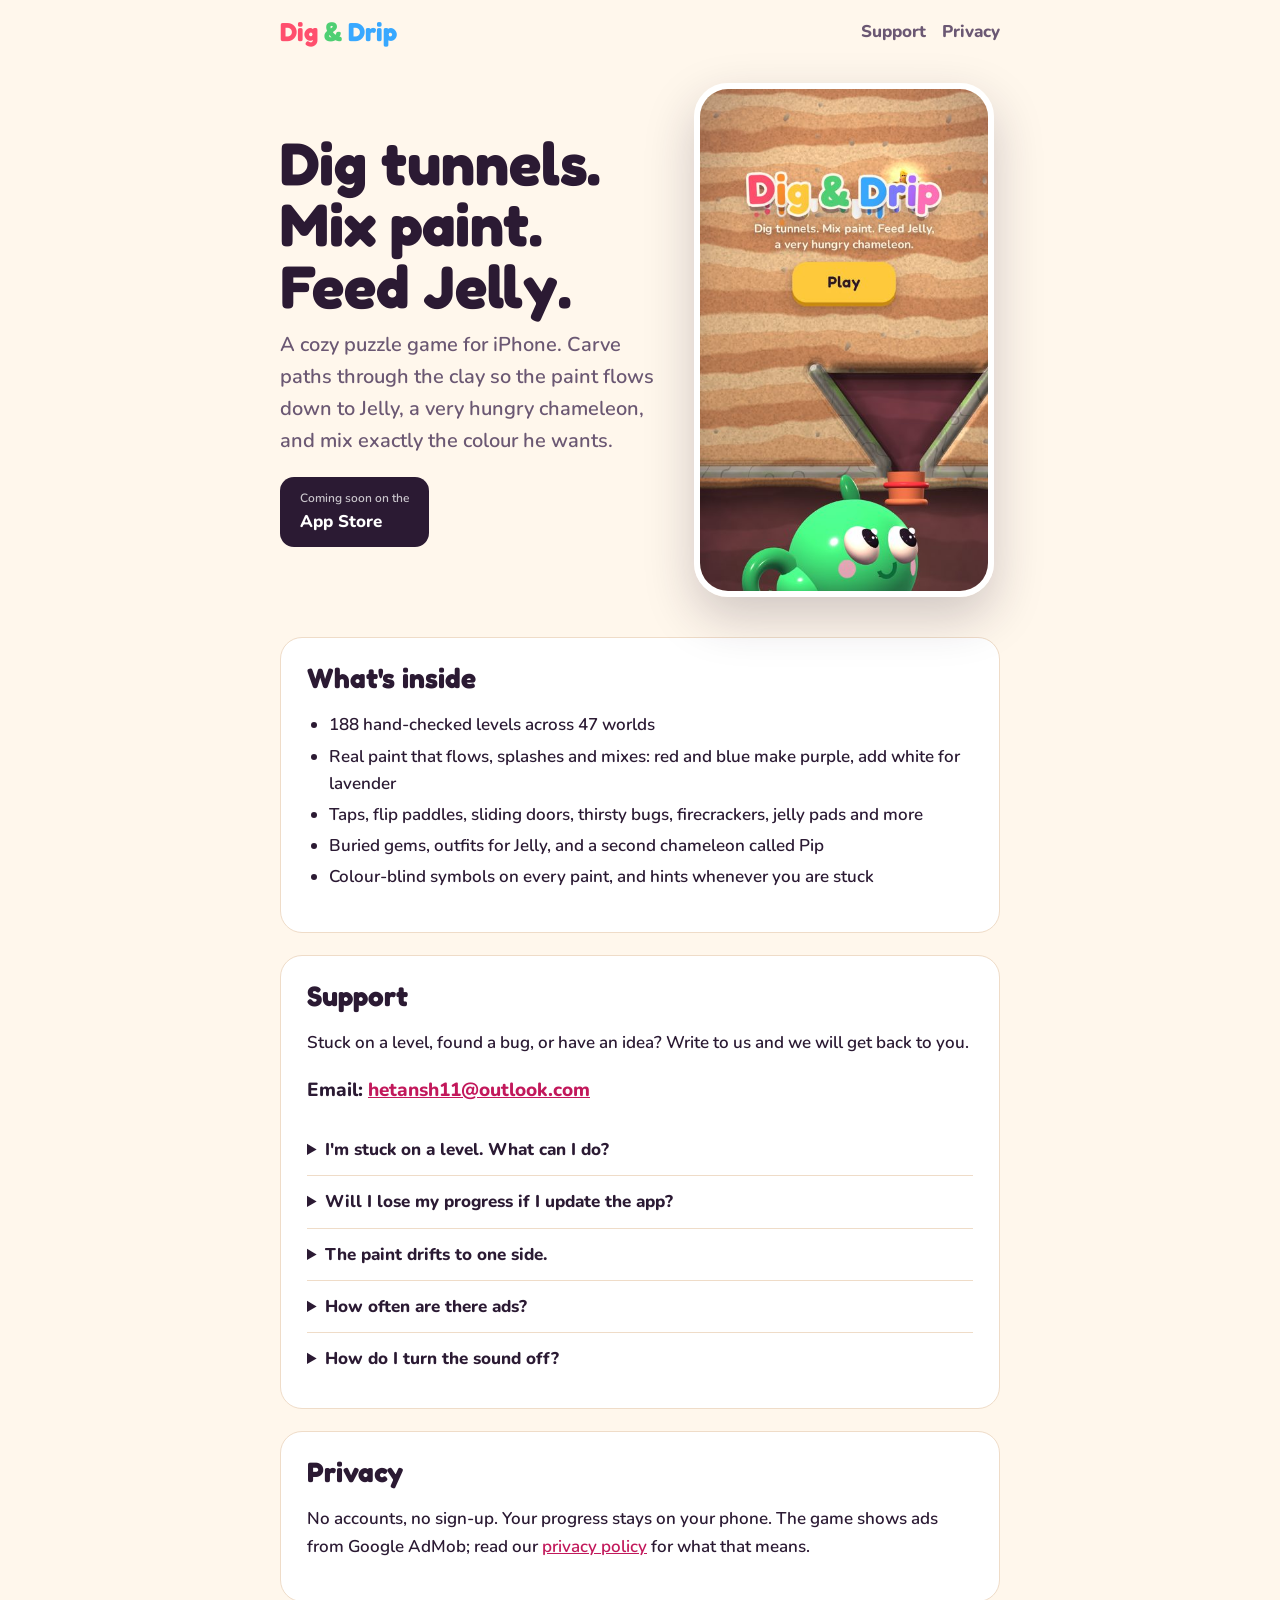
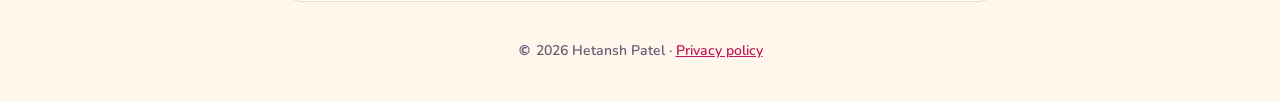
<file: index.html>
<!doctype html>
<html lang="en">
<head>
<meta charset="utf-8">
<meta name="viewport" content="width=device-width, initial-scale=1">
<title>Dig &amp; Drip: Paint Puzzle</title>
<meta name="description" content="Dig tunnels, mix paint and feed Jelly, a very hungry chameleon. A cozy paint-mixing puzzle game for iPhone.">
<link rel="stylesheet" href="style.css">
</head>
<body>
<header class="top"><div class="wrap">
  <a class="brand" href="./"><span>Dig</span> <span>&amp;</span> <span>Drip</span></a>
  <nav><a href="#support">Support</a><a href="privacy.html">Privacy</a></nav>
</div></header>

<main class="wrap">
  <div class="hero">
    <div>
      <h1>Dig tunnels.<br>Mix paint.<br>Feed Jelly.</h1>
      <p class="lead">A cozy puzzle game for iPhone. Carve paths through the clay so the paint flows down to Jelly, a very hungry chameleon, and mix exactly the colour he wants.</p>
      <span class="badge"><small>Coming soon on the</small>App Store</span>
    </div>
    <img src="hero.jpg" alt="Dig &amp; Drip title screen with Jelly the green chameleon">
  </div>

  <section class="card">
    <h2>What's inside</h2>
    <ul>
      <li>188 hand-checked levels across 47 worlds</li>
      <li>Real paint that flows, splashes and mixes: red and blue make purple, add white for lavender</li>
      <li>Taps, flip paddles, sliding doors, thirsty bugs, firecrackers, jelly pads and more</li>
      <li>Buried gems, outfits for Jelly, and a second chameleon called Pip</li>
      <li>Colour-blind symbols on every paint, and hints whenever you are stuck</li>
    </ul>
  </section>

  <section class="card" id="support">
    <h2>Support</h2>
    <p>Stuck on a level, found a bug, or have an idea? Write to us and we will get back to you.</p>
    <p class="contact">Email: <a href="mailto:hetansh11@outlook.com?subject=Dig%20%26%20Drip">hetansh11@outlook.com</a></p>
    <div class="faq">
      <details><summary>I'm stuck on a level. What can I do?</summary><p>Tap the light bulb at the top of the screen. "Where do I dig next?" shows the next tunnel; "Show me the whole path" shows the full solution. You start with free hints, get one free every day, and can earn more with coins or by watching a short ad.</p></details>
      <details><summary>Will I lose my progress if I update the app?</summary><p>No. Updating keeps your levels, stars, coins and outfits. Deleting the app erases them, because progress is stored only on your phone.</p></details>
      <details><summary>The paint drifts to one side.</summary><p>Tilting your phone steers the paint. You can switch tilt off on the world map (tap the level name at the top left, then "Tilt").</p></details>
      <details><summary>How often are there ads?</summary><p>No ads in the first 11 levels. After that, at most one short ad every four levels. Ads for free hints are always your choice.</p></details>
      <details><summary>How do I turn the sound off?</summary><p>Open the world map (tap the level name at the top left) and tap "Sound".</p></details>
    </div>
  </section>

  <section class="card">
    <h2>Privacy</h2>
    <p>No accounts, no sign-up. Your progress stays on your phone. The game shows ads from Google AdMob; read our <a href="privacy.html">privacy policy</a> for what that means.</p>
  </section>
</main>
<footer>© 2026 Hetansh Patel · <a href="privacy.html">Privacy policy</a></footer>
</body>
</html>
</file>
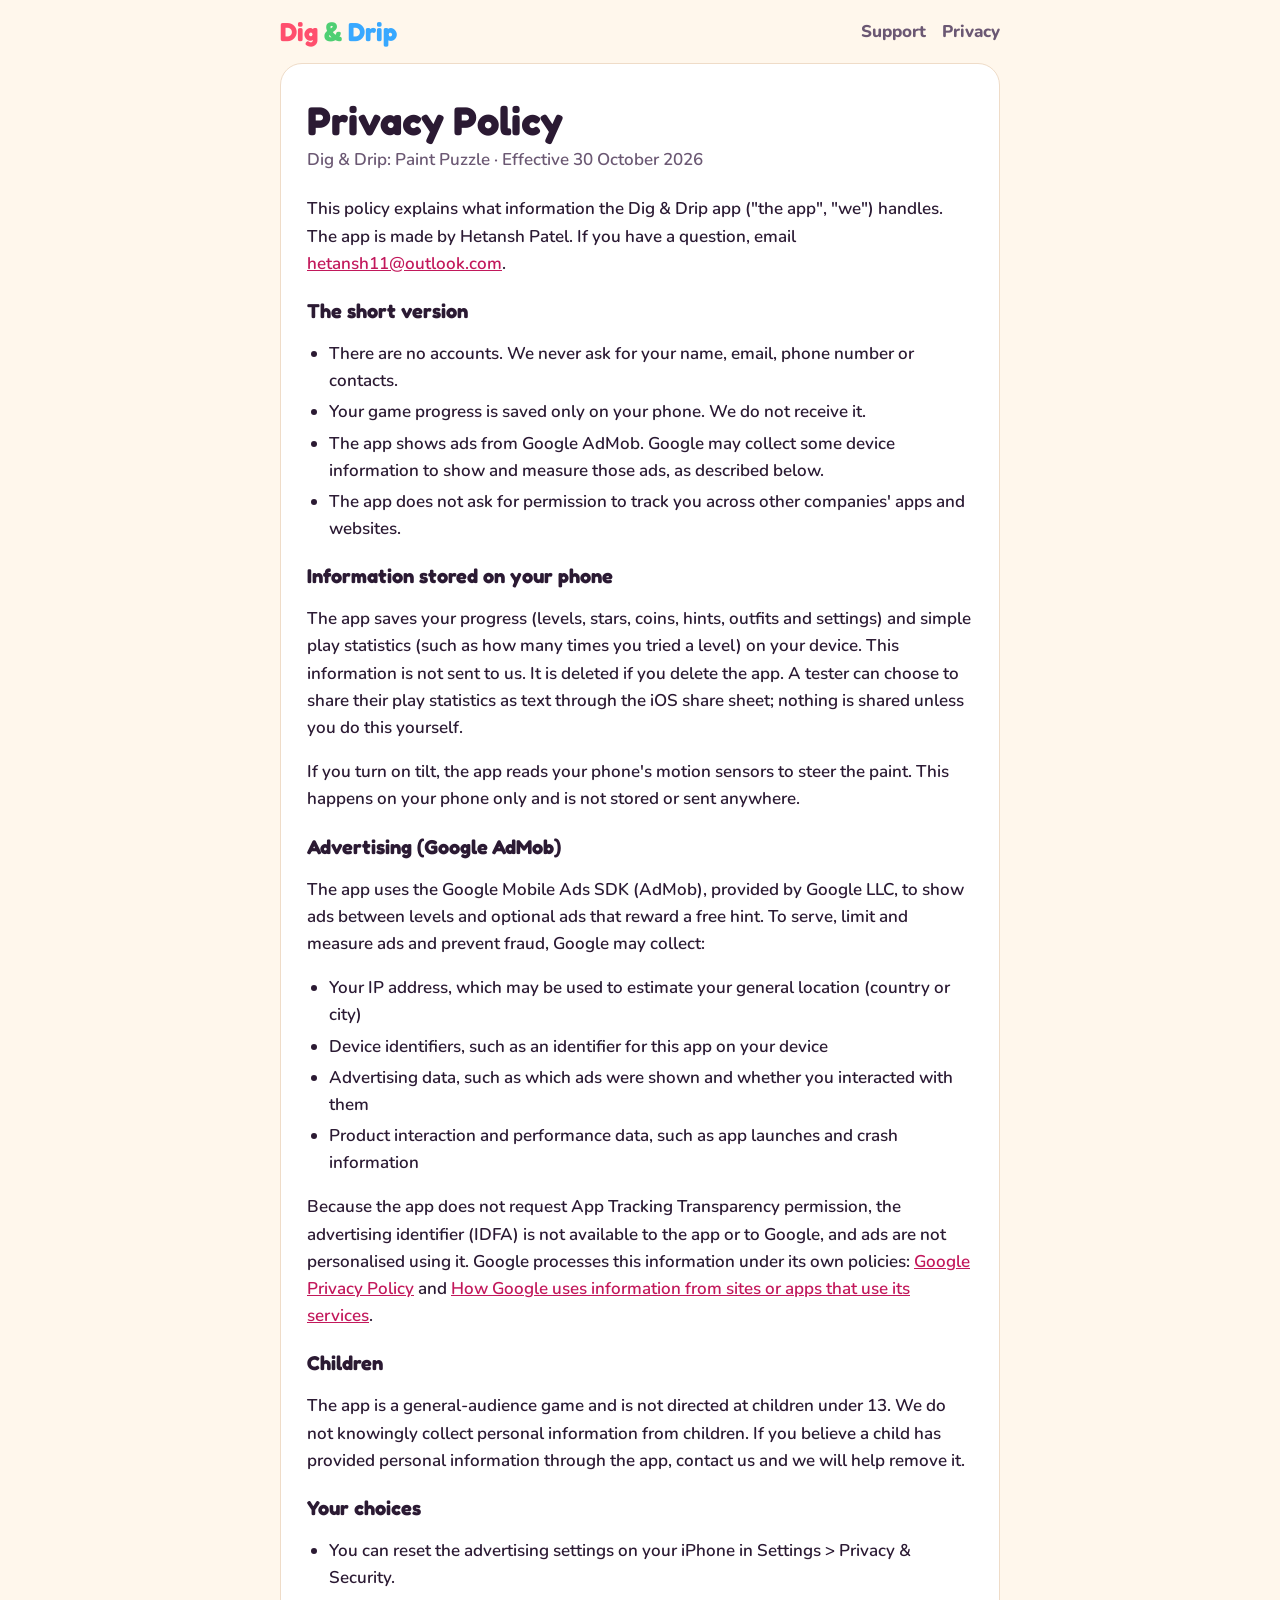
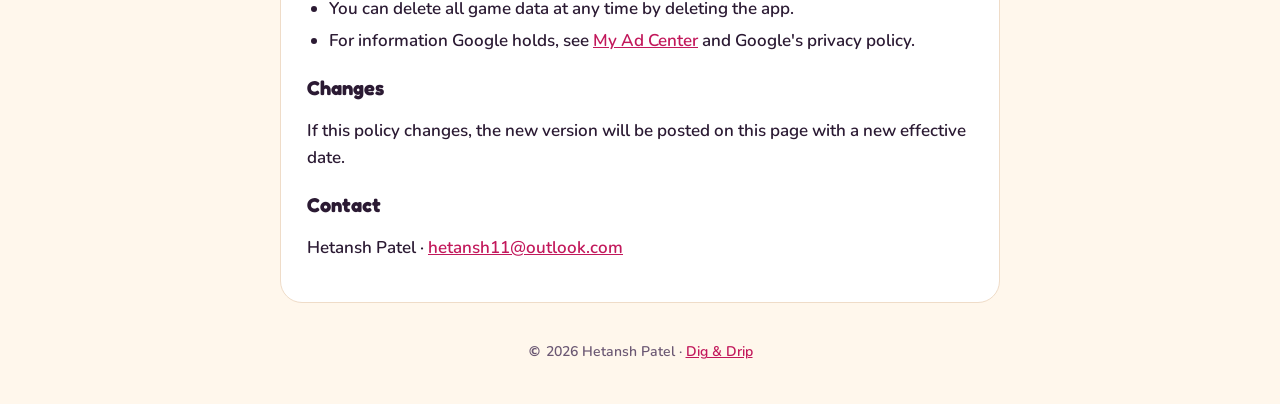
<file: privacy.html>
<!doctype html>
<html lang="en">
<head>
<meta charset="utf-8">
<meta name="viewport" content="width=device-width, initial-scale=1">
<title>Privacy Policy · Dig &amp; Drip</title>
<link rel="stylesheet" href="style.css">
</head>
<body>
<header class="top"><div class="wrap">
  <a class="brand" href="./"><span>Dig</span> <span>&amp;</span> <span>Drip</span></a>
  <nav><a href="./#support">Support</a><a href="privacy.html">Privacy</a></nav>
</div></header>
<main class="wrap doc">
<section class="card">
  <h1>Privacy Policy</h1>
  <p class="date">Dig &amp; Drip: Paint Puzzle · Effective 30 October 2026</p>

  <p>This policy explains what information the Dig &amp; Drip app ("the app", "we") handles. The app is made by Hetansh Patel. If you have a question, email <a href="mailto:hetansh11@outlook.com">hetansh11@outlook.com</a>.</p>

  <h3>The short version</h3>
  <ul>
    <li>There are no accounts. We never ask for your name, email, phone number or contacts.</li>
    <li>Your game progress is saved only on your phone. We do not receive it.</li>
    <li>The app shows ads from Google AdMob. Google may collect some device information to show and measure those ads, as described below.</li>
    <li>The app does not ask for permission to track you across other companies' apps and websites.</li>
  </ul>

  <h3>Information stored on your phone</h3>
  <p>The app saves your progress (levels, stars, coins, hints, outfits and settings) and simple play statistics (such as how many times you tried a level) on your device. This information is not sent to us. It is deleted if you delete the app. A tester can choose to share their play statistics as text through the iOS share sheet; nothing is shared unless you do this yourself.</p>
  <p>If you turn on tilt, the app reads your phone's motion sensors to steer the paint. This happens on your phone only and is not stored or sent anywhere.</p>

  <h3>Advertising (Google AdMob)</h3>
  <p>The app uses the Google Mobile Ads SDK (AdMob), provided by Google LLC, to show ads between levels and optional ads that reward a free hint. To serve, limit and measure ads and prevent fraud, Google may collect:</p>
  <ul>
    <li>Your IP address, which may be used to estimate your general location (country or city)</li>
    <li>Device identifiers, such as an identifier for this app on your device</li>
    <li>Advertising data, such as which ads were shown and whether you interacted with them</li>
    <li>Product interaction and performance data, such as app launches and crash information</li>
  </ul>
  <p>Because the app does not request App Tracking Transparency permission, the advertising identifier (IDFA) is not available to the app or to Google, and ads are not personalised using it. Google processes this information under its own policies: <a href="https://policies.google.com/privacy">Google Privacy Policy</a> and <a href="https://policies.google.com/technologies/partner-sites">How Google uses information from sites or apps that use its services</a>.</p>

  <h3>Children</h3>
  <p>The app is a general-audience game and is not directed at children under 13. We do not knowingly collect personal information from children. If you believe a child has provided personal information through the app, contact us and we will help remove it.</p>

  <h3>Your choices</h3>
  <ul>
    <li>You can reset the advertising settings on your iPhone in Settings &gt; Privacy &amp; Security.</li>
    <li>You can delete all game data at any time by deleting the app.</li>
    <li>For information Google holds, see <a href="https://myadcenter.google.com">My Ad Center</a> and Google's privacy policy.</li>
  </ul>

  <h3>Changes</h3>
  <p>If this policy changes, the new version will be posted on this page with a new effective date.</p>

  <h3>Contact</h3>
  <p>Hetansh Patel · <a href="mailto:hetansh11@outlook.com">hetansh11@outlook.com</a></p>
</section>
</main>
<footer>© 2026 Hetansh Patel · <a href="./">Dig &amp; Drip</a></footer>
</body>
</html>
</file>
<file: style.css>
@font-face{font-family:'Fredoka';src:url(fonts/fredoka.woff) format('woff');font-weight:500 700;font-display:swap}
@font-face{font-family:'Nunito';src:url(fonts/nunito.woff) format('woff');font-weight:600 800;font-display:swap}
:root{--ink:#2b1a33;--soft:#6b5873;--cream:#fff7ec;--card:#ffffff;--line:#efdcc8;--green:#34d67e;--accent:#ff4f6d;--yellow:#ffc93c}
*{box-sizing:border-box}
html{-webkit-text-size-adjust:100%}
body{margin:0;background:var(--cream);color:var(--ink);font:600 17px/1.6 'Nunito',system-ui,sans-serif}
a{color:#c2185b}
.wrap{max-width:760px;margin:0 auto;padding:0 20px}
header.top{padding:18px 0}
header.top .wrap{display:flex;align-items:center;justify-content:space-between;gap:12px}
.brand{font:700 26px/1 'Fredoka',sans-serif;text-decoration:none;color:var(--ink)}
.brand span:nth-child(1){color:#ff4f6d}.brand span:nth-child(2){color:#4fcf73}.brand span:nth-child(3){color:#38a8ff}
nav a{margin-left:16px;font-weight:800;text-decoration:none;color:var(--soft)}
nav a:hover{color:var(--ink)}
.hero{display:grid;grid-template-columns:1.1fr .9fr;gap:28px;align-items:center;padding:20px 0 40px}
.hero h1{font:700 clamp(40px,7vw,60px)/1.02 'Fredoka',sans-serif;margin:0 0 12px}
.hero p.lead{font-size:20px;color:var(--soft);margin:0 0 20px}
.hero img{width:100%;max-width:300px;justify-self:center;border-radius:34px;box-shadow:0 20px 50px rgba(43,26,51,.22);border:6px solid #fff}
.badge{display:inline-block;background:var(--ink);color:#fff;border-radius:14px;padding:12px 20px;font-weight:800;text-decoration:none}
.badge small{display:block;font-weight:600;opacity:.75;font-size:12px}
section.card{background:var(--card);border:1px solid var(--line);border-radius:22px;padding:24px 26px;margin:0 0 22px}
h2{font:700 28px/1.15 'Fredoka',sans-serif;margin:0 0 12px}
h3{font:700 20px/1.2 'Fredoka',sans-serif;margin:22px 0 6px}
ul{padding-left:22px}
li{margin:4px 0}
.faq details{border-top:1px solid var(--line);padding:12px 0}
.faq details:first-of-type{border-top:0}
.faq summary{cursor:pointer;font-weight:800}
.contact{font-size:19px;font-weight:800}
footer{color:var(--soft);font-size:14px;padding:16px 0 40px;text-align:center}
.doc h1{font:700 40px/1.1 'Fredoka',sans-serif;margin:10px 0 4px}
.doc .date{color:var(--soft);margin:0 0 22px}
@media (max-width:640px){.hero{grid-template-columns:1fr;text-align:center}.hero img{max-width:240px}nav a{margin-left:10px}}
</file>
